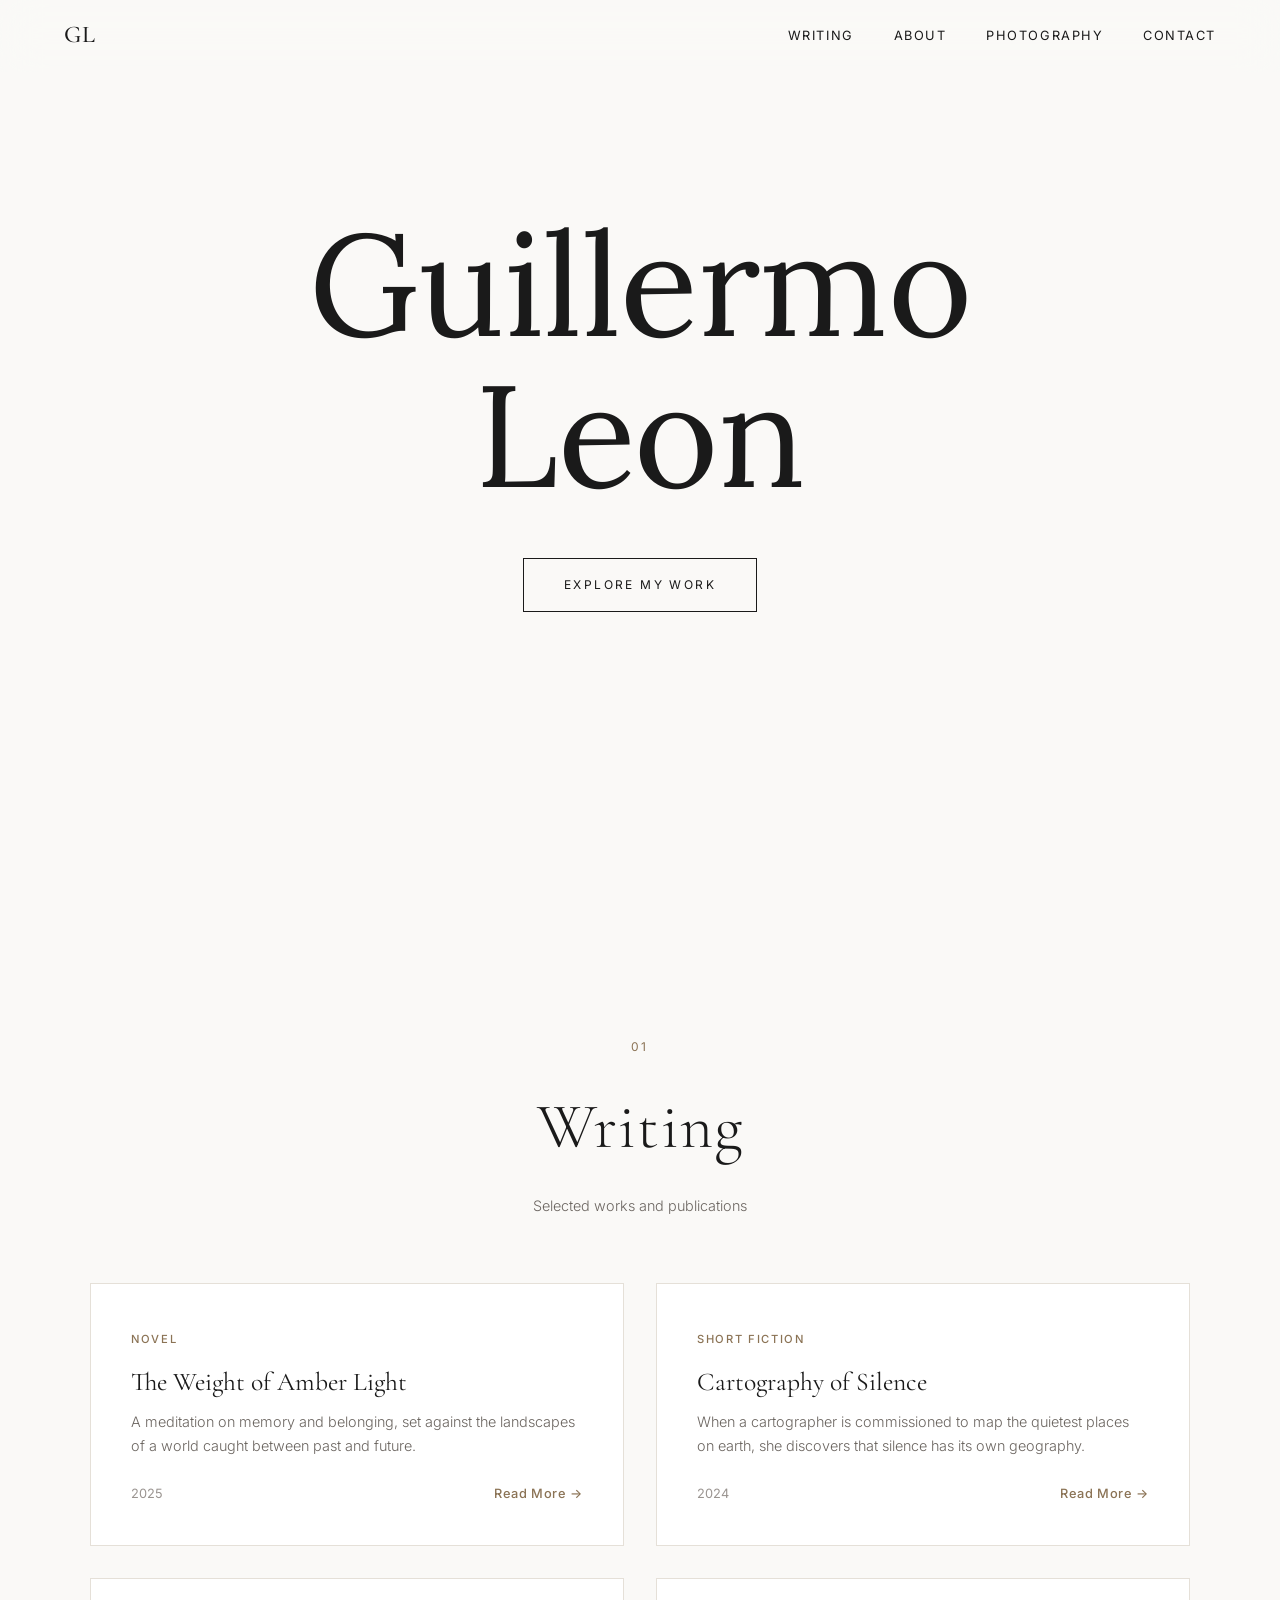
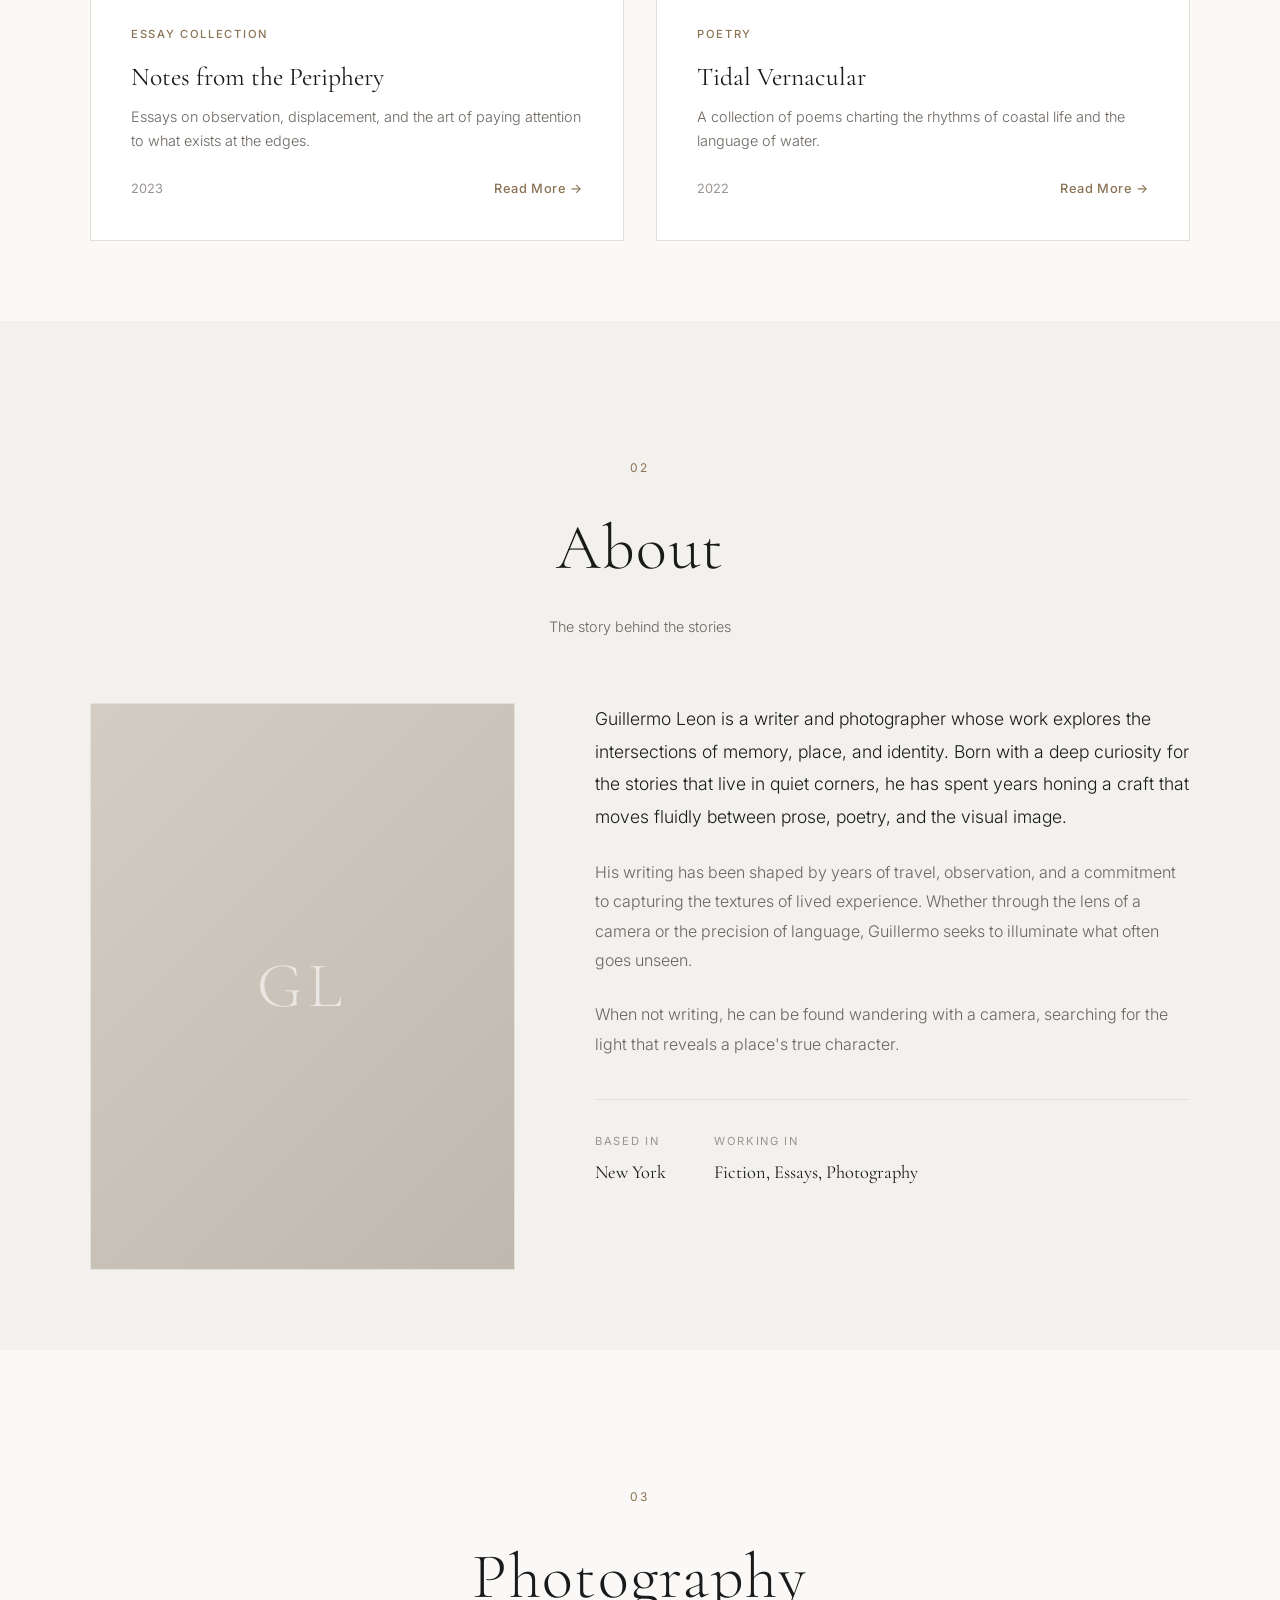
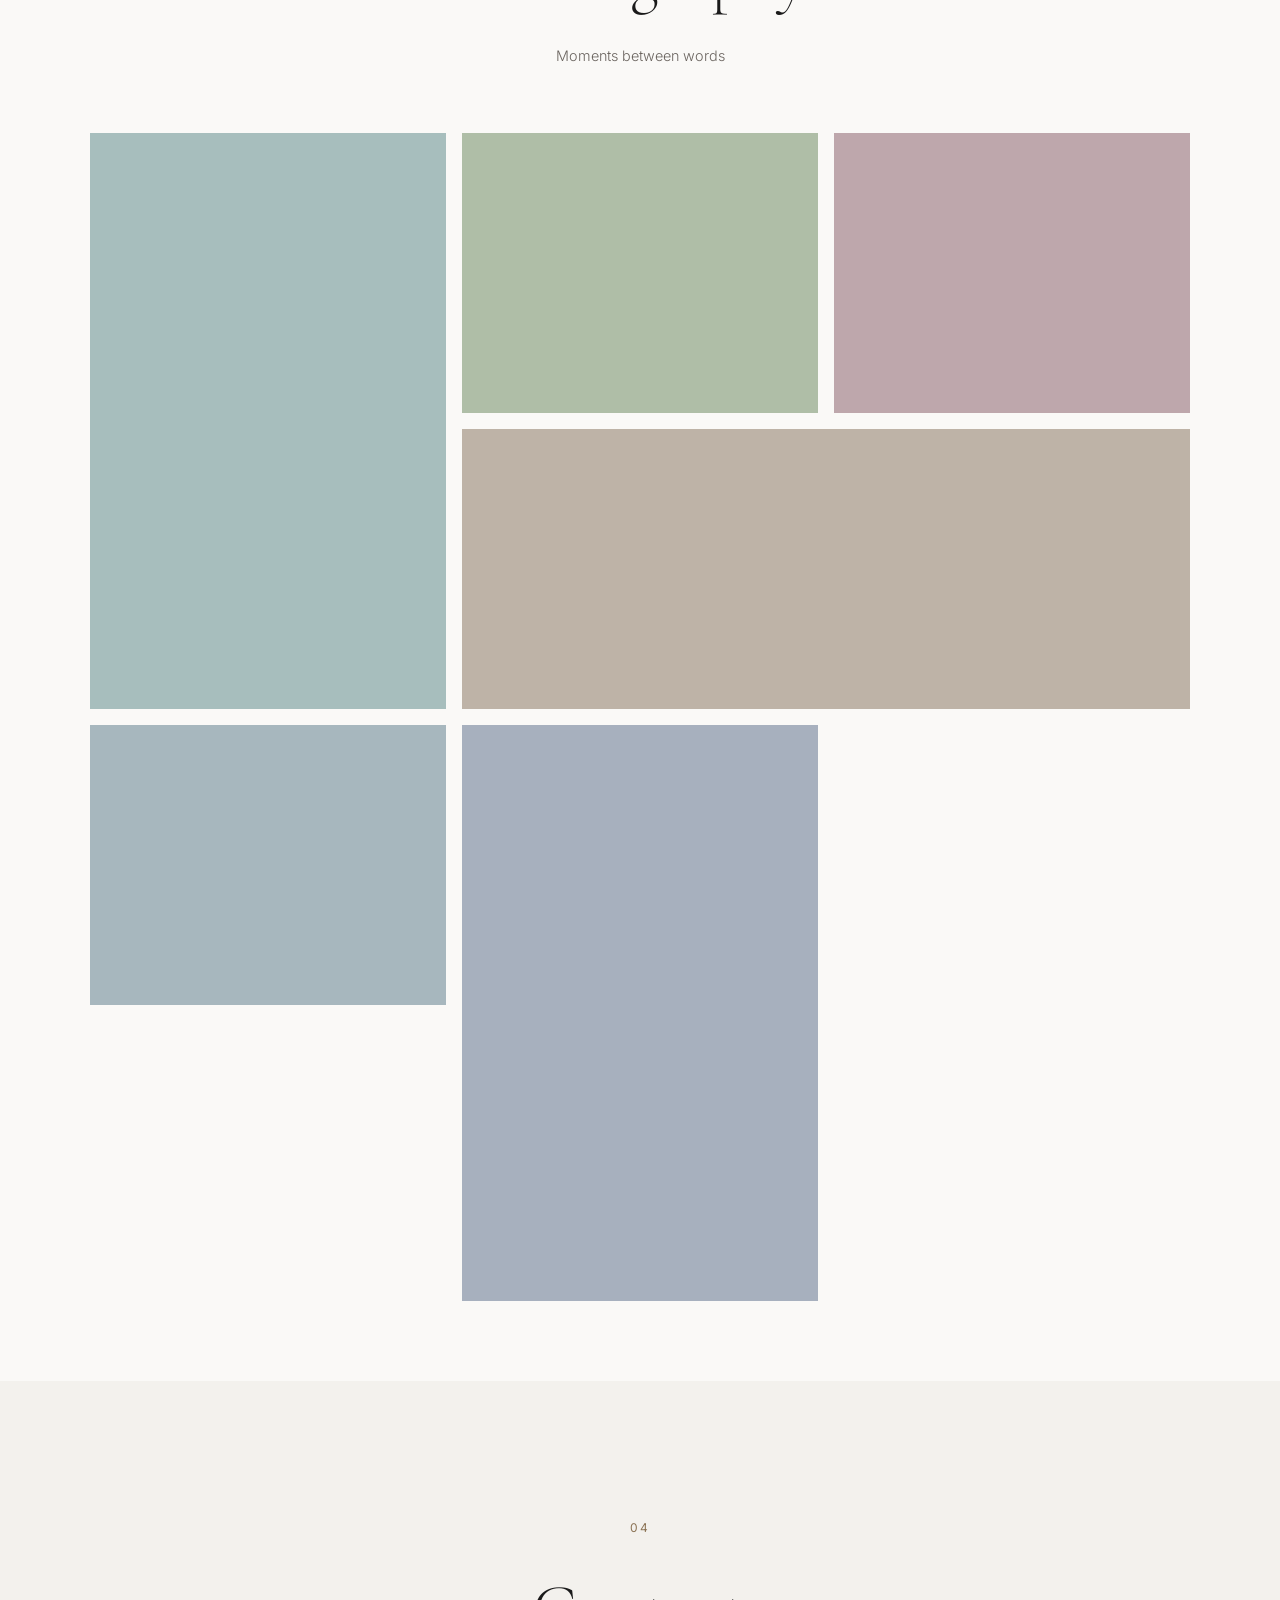
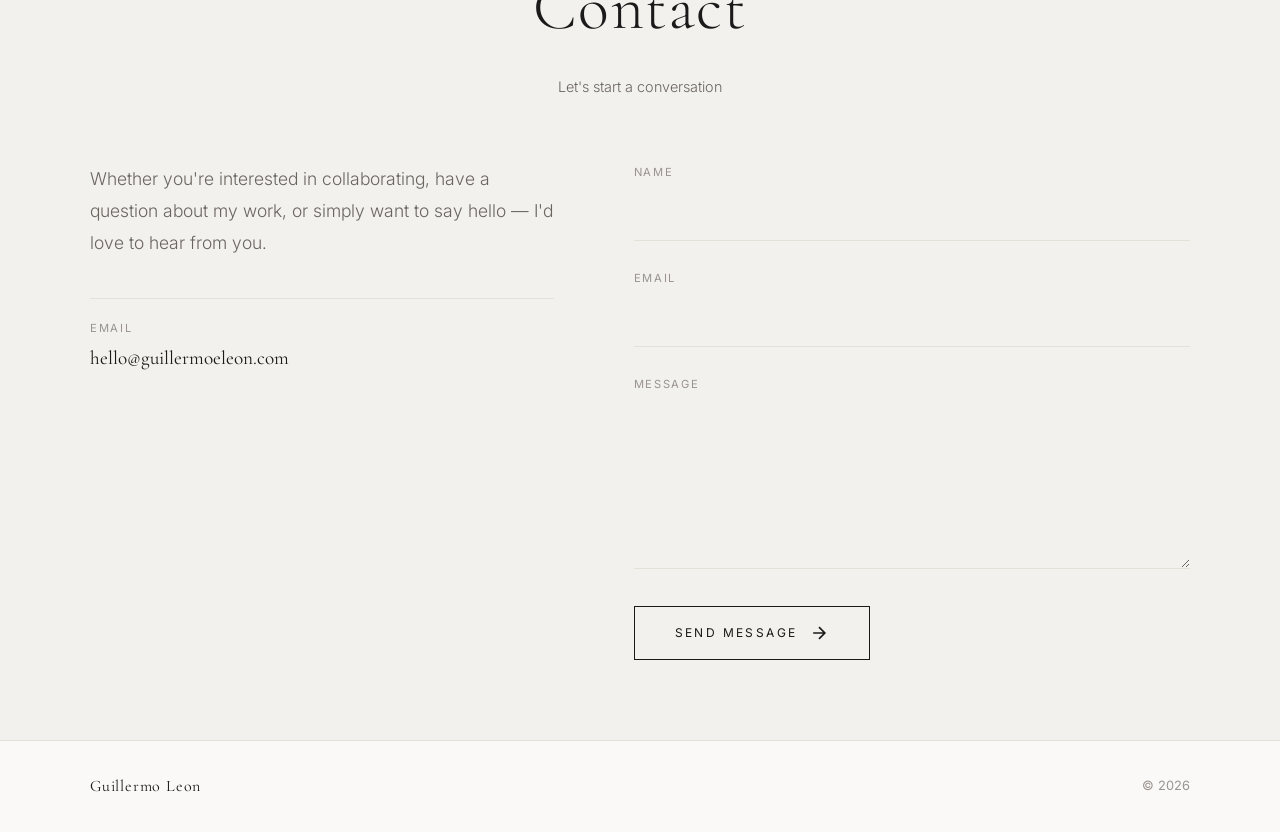
<file: index.html>
<!DOCTYPE html>
<html lang="en">
<head>
  <meta charset="UTF-8">
  <meta name="viewport" content="width=device-width, initial-scale=1.0">
  <title>Guillermo Leon</title>
  <link rel="stylesheet" href="styles.css">
  <link rel="preconnect" href="https://fonts.googleapis.com">
  <link rel="preconnect" href="https://fonts.gstatic.com" crossorigin>
  <link href="https://fonts.googleapis.com/css2?family=Cormorant+Garamond:ital,wght@0,300;0,400;0,500;0,600;1,300;1,400&family=Inter:wght@300;400;500&family=Lora:wght@300;400;500;600&family=Nunito:wght@300;400;500;600&display=swap" rel="stylesheet">
</head>
<body>

  <!-- Navigation -->
  <nav class="nav" id="nav">
    <a href="#home" class="nav-logo" data-section="home">GL</a>
    <div class="nav-links">
      <a href="#writing" class="nav-link" data-section="writing">Writing</a>
      <a href="#about" class="nav-link" data-section="about">About</a>
      <a href="#photography" class="nav-link" data-section="photography">Photography</a>
      <a href="#contact" class="nav-link" data-section="contact">Contact</a>
    </div>
    <button class="nav-toggle" id="nav-toggle" aria-label="Toggle menu">
      <span></span>
      <span></span>
    </button>
  </nav>

  <!-- Mobile Menu Overlay -->
  <div class="mobile-menu" id="mobile-menu">
    <a href="#writing" class="mobile-link" data-section="writing">Writing</a>
    <a href="#about" class="mobile-link" data-section="about">About</a>
    <a href="#photography" class="mobile-link" data-section="photography">Photography</a>
    <a href="#contact" class="mobile-link" data-section="contact">Contact</a>
  </div>

  <!-- Page Transition Overlay -->
  <div class="page-transition" id="page-transition"></div>

  <main>

    <!-- Hero / Landing -->
    <section class="section section--hero active" id="home">
      <div class="hero">
        <div class="hero-content">
          <h1 class="hero-name fade-element">
            <span class="hero-name-line">Guillermo</span>
            <span class="hero-name-line">Leon</span>
          </h1>
          <a href="#writing" class="hero-cta fade-element" data-section="writing">Explore My Work</a>
        </div>
      </div>
    </section>

    <!-- Writing -->
    <section class="section section--writing" id="writing">
      <div class="section-container">
        <header class="section-header">
          <span class="section-label fade-element">01</span>
          <h2 class="section-title fade-element">Writing</h2>
          <p class="section-subtitle fade-element">Selected works and publications</p>
        </header>

        <div class="writing-grid" id="writing-grid">
          <!-- Loaded dynamically from content/writing.json -->
        </div>
      </div>
    </section>

    <!-- About -->
    <section class="section section--about" id="about">
      <div class="section-container">
        <header class="section-header">
          <span class="section-label fade-element">02</span>
          <h2 class="section-title fade-element">About</h2>
          <p class="section-subtitle fade-element">The story behind the stories</p>
        </header>

        <div class="about-layout" id="about-layout">
          <!-- Loaded dynamically from content/about.json -->
        </div>
      </div>
    </section>

    <!-- Photography -->
    <section class="section section--photography" id="photography">
      <div class="section-container">
        <header class="section-header">
          <span class="section-label fade-element">03</span>
          <h2 class="section-title fade-element">Photography</h2>
          <p class="section-subtitle fade-element">Moments between words</p>
        </header>

        <div class="photo-grid" id="photo-grid">
          <!-- Loaded dynamically from content/photos.json -->
        </div>
      </div>
    </section>

    <!-- Contact -->
    <section class="section section--contact" id="contact">
      <div class="section-container">
        <header class="section-header">
          <span class="section-label fade-element">04</span>
          <h2 class="section-title fade-element">Contact</h2>
          <p class="section-subtitle fade-element">Let's start a conversation</p>
        </header>

        <div class="contact-layout">
          <div class="contact-info fade-element">
            <p class="contact-text">
              Whether you're interested in collaborating, have a question about my work, or simply want to say hello — I'd love to hear from you.
            </p>
            <div class="contact-channels">
              <a href="mailto:hello@guillermoeleon.com" class="contact-channel">
                <span class="contact-channel-label">Email</span>
                <span class="contact-channel-value">hello@guillermoeleon.com</span>
              </a>
            </div>
          </div>

          <form class="contact-form fade-element" id="contact-form">
            <div class="form-group">
              <label for="name" class="form-label">Name</label>
              <input type="text" id="name" name="name" class="form-input" required autocomplete="name">
            </div>
            <div class="form-group">
              <label for="email" class="form-label">Email</label>
              <input type="email" id="email" name="email" class="form-input" required autocomplete="email">
            </div>
            <div class="form-group">
              <label for="message" class="form-label">Message</label>
              <textarea id="message" name="message" class="form-input form-textarea" rows="5" required></textarea>
            </div>
            <button type="submit" class="form-submit">
              <span>Send Message</span>
              <svg width="20" height="20" viewBox="0 0 24 24" fill="none" stroke="currentColor" stroke-width="2">
                <path d="M5 12h14M12 5l7 7-7 7"/>
              </svg>
            </button>
          </form>
        </div>
      </div>
    </section>

  </main>

  <!-- Footer -->
  <footer class="footer">
    <div class="footer-inner">
      <span class="footer-name">Guillermo Leon</span>
      <span class="footer-year">&copy; 2026</span>
    </div>
  </footer>

  <script src="script.js"></script>
</body>
</html>
</file>
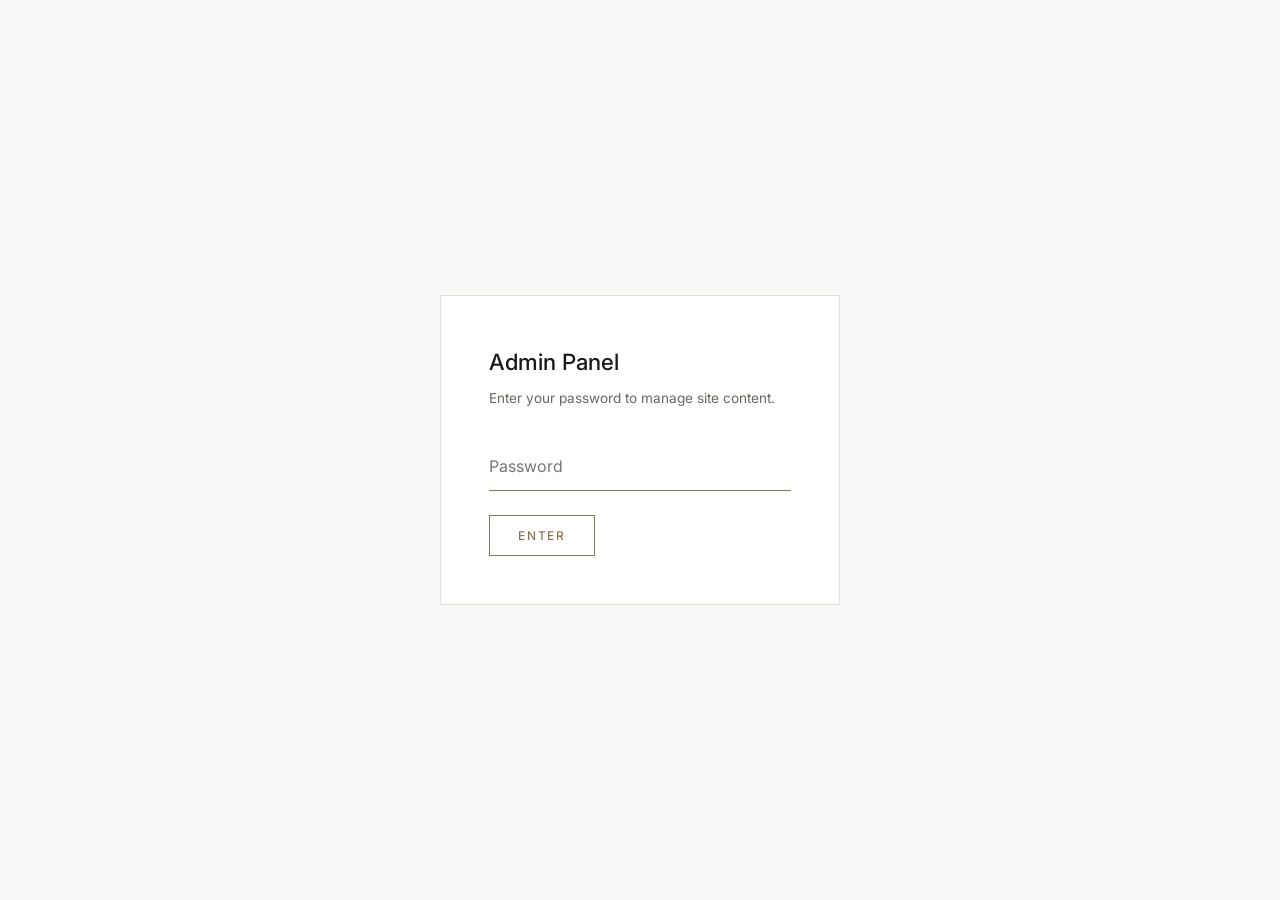
<file: admin.html>
<!DOCTYPE html>
<html lang="en">
<head>
  <meta charset="UTF-8">
  <meta name="viewport" content="width=device-width, initial-scale=1.0">
  <title>Admin — Guillermo Leon</title>
  <link rel="preconnect" href="https://fonts.googleapis.com">
  <link rel="preconnect" href="https://fonts.gstatic.com" crossorigin>
  <link href="https://fonts.googleapis.com/css2?family=Inter:wght@300;400;500;600&display=swap" rel="stylesheet">
  <style>
    *, *::before, *::after { margin: 0; padding: 0; box-sizing: border-box; }

    :root {
      --bg: #faf9f7;
      --bg-alt: #f3f1ed;
      --text: #1a1a1a;
      --text-muted: #6b6560;
      --accent: #8b7355;
      --border: #e5e0d8;
      --card: #ffffff;
      --danger: #c0392b;
      --success: #27ae60;
    }

    body {
      font-family: 'Inter', -apple-system, sans-serif;
      background: var(--bg);
      color: var(--text);
      line-height: 1.6;
    }

    /* --- Login Screen --- */
    .login-screen {
      min-height: 100vh;
      display: flex;
      align-items: center;
      justify-content: center;
    }

    .login-box {
      background: var(--card);
      border: 1px solid var(--border);
      padding: 48px;
      max-width: 400px;
      width: 100%;
    }

    .login-box h1 {
      font-size: 1.4rem;
      font-weight: 500;
      margin-bottom: 8px;
    }

    .login-box p {
      font-size: 0.85rem;
      color: var(--text-muted);
      margin-bottom: 32px;
    }

    .login-box input {
      width: 100%;
      padding: 14px 0;
      border: none;
      border-bottom: 1px solid var(--border);
      background: transparent;
      font-family: inherit;
      font-size: 1rem;
      outline: none;
      margin-bottom: 24px;
    }

    .login-box input:focus {
      border-bottom-color: var(--accent);
    }

    .login-error {
      color: var(--danger);
      font-size: 0.8rem;
      margin-bottom: 16px;
      display: none;
    }

    /* --- Admin Panel (hidden until login) --- */
    .admin-panel { display: none; }

    .admin-header {
      padding: 20px clamp(24px, 5vw, 64px);
      border-bottom: 1px solid var(--border);
      display: flex;
      justify-content: space-between;
      align-items: center;
      background: var(--card);
      position: sticky;
      top: 0;
      z-index: 10;
    }

    .admin-header h1 {
      font-size: 1rem;
      font-weight: 500;
      letter-spacing: 0.05em;
    }

    .admin-body {
      max-width: 900px;
      margin: 0 auto;
      padding: 40px clamp(24px, 5vw, 64px);
    }

    /* --- Tabs --- */
    .tabs {
      display: flex;
      gap: 0;
      border-bottom: 1px solid var(--border);
      margin-bottom: 40px;
    }

    .tab {
      padding: 12px 24px;
      font-size: 0.8rem;
      font-weight: 500;
      letter-spacing: 0.1em;
      text-transform: uppercase;
      background: none;
      border: none;
      cursor: pointer;
      color: var(--text-muted);
      border-bottom: 2px solid transparent;
      margin-bottom: -1px;
      transition: color 0.2s, border-color 0.2s;
    }

    .tab:hover { color: var(--text); }
    .tab.active { color: var(--accent); border-bottom-color: var(--accent); }

    .tab-content { display: none; }
    .tab-content.active { display: block; }

    /* --- Shared Form Styles --- */
    .field {
      margin-bottom: 24px;
    }

    .field label {
      display: block;
      font-size: 0.7rem;
      font-weight: 500;
      letter-spacing: 0.15em;
      text-transform: uppercase;
      color: var(--text-muted);
      margin-bottom: 8px;
    }

    .field input,
    .field textarea,
    .field select {
      width: 100%;
      padding: 12px 16px;
      border: 1px solid var(--border);
      background: var(--card);
      font-family: inherit;
      font-size: 0.95rem;
      color: var(--text);
      outline: none;
      transition: border-color 0.2s;
    }

    .field input:focus,
    .field textarea:focus,
    .field select:focus {
      border-color: var(--accent);
    }

    .field textarea {
      resize: vertical;
      min-height: 100px;
      line-height: 1.7;
    }

    /* --- Buttons --- */
    .btn {
      display: inline-flex;
      align-items: center;
      gap: 8px;
      padding: 12px 28px;
      font-family: inherit;
      font-size: 0.75rem;
      font-weight: 500;
      letter-spacing: 0.15em;
      text-transform: uppercase;
      border: 1px solid var(--text);
      background: transparent;
      color: var(--text);
      cursor: pointer;
      transition: background 0.3s, color 0.3s;
    }

    .btn:hover {
      background: var(--text);
      color: var(--bg);
    }

    .btn--accent {
      border-color: var(--accent);
      color: var(--accent);
    }

    .btn--accent:hover {
      background: var(--accent);
      color: white;
    }

    .btn--danger {
      border-color: var(--danger);
      color: var(--danger);
    }

    .btn--danger:hover {
      background: var(--danger);
      color: white;
    }

    .btn--small {
      padding: 8px 16px;
      font-size: 0.7rem;
    }

    .btn-row {
      display: flex;
      gap: 12px;
      margin-top: 32px;
    }

    /* --- Cards (editable items) --- */
    .edit-card {
      background: var(--card);
      border: 1px solid var(--border);
      padding: 32px;
      margin-bottom: 20px;
    }

    .edit-card-header {
      display: flex;
      justify-content: space-between;
      align-items: center;
      margin-bottom: 20px;
    }

    .edit-card-header h3 {
      font-size: 0.9rem;
      font-weight: 500;
    }

    /* --- Photo Upload --- */
    .photo-upload-area {
      border: 2px dashed var(--border);
      padding: 32px;
      text-align: center;
      cursor: pointer;
      transition: border-color 0.2s, background 0.2s;
      margin-bottom: 12px;
    }

    .photo-upload-area:hover {
      border-color: var(--accent);
      background: var(--bg-alt);
    }

    .photo-upload-area p {
      font-size: 0.85rem;
      color: var(--text-muted);
    }

    .photo-upload-area small {
      font-size: 0.75rem;
      color: var(--text-muted);
      display: block;
      margin-top: 8px;
    }

    .photo-preview {
      width: 100%;
      max-height: 200px;
      object-fit: cover;
      margin-bottom: 12px;
      display: none;
    }

    /* --- Toast notification --- */
    .toast {
      position: fixed;
      bottom: 32px;
      right: 32px;
      padding: 16px 28px;
      background: var(--text);
      color: var(--bg);
      font-size: 0.85rem;
      font-weight: 400;
      transform: translateY(100px);
      opacity: 0;
      transition: transform 0.4s cubic-bezier(0.16, 1, 0.3, 1), opacity 0.4s ease;
      z-index: 100;
    }

    .toast.visible {
      transform: translateY(0);
      opacity: 1;
    }

    /* --- Instructions --- */
    .instructions {
      background: var(--bg-alt);
      border: 1px solid var(--border);
      padding: 24px;
      margin-bottom: 32px;
      font-size: 0.85rem;
      color: var(--text-muted);
      line-height: 1.8;
    }

    .instructions strong {
      color: var(--text);
    }

    /* Responsive */
    @media (max-width: 600px) {
      .login-box { padding: 32px 24px; }
      .edit-card { padding: 20px; }
      .tabs { overflow-x: auto; }
      .tab { padding: 12px 16px; white-space: nowrap; }
    }
  </style>
</head>
<body>

  <!-- Login Screen -->
  <div class="login-screen" id="login-screen">
    <div class="login-box">
      <h1>Admin Panel</h1>
      <p>Enter your password to manage site content.</p>
      <p class="login-error" id="login-error">Incorrect password. Please try again.</p>
      <input type="password" id="login-password" placeholder="Password" autofocus>
      <button class="btn btn--accent" onclick="attemptLogin()">Enter</button>
    </div>
  </div>

  <!-- Admin Panel -->
  <div class="admin-panel" id="admin-panel">
    <div class="admin-header">
      <h1>Site Admin</h1>
      <div style="display: flex; gap: 12px; align-items: center;">
        <a href="index.html" class="btn btn--small">View Site</a>
        <button class="btn btn--small" onclick="logout()">Log Out</button>
      </div>
    </div>

    <div class="admin-body">
      <div class="tabs">
        <button class="tab active" onclick="switchTab('writing')">Writing</button>
        <button class="tab" onclick="switchTab('about')">About</button>
        <button class="tab" onclick="switchTab('photos')">Photography</button>
      </div>

      <!-- Writing Tab -->
      <div class="tab-content active" id="tab-writing">
        <div class="instructions">
          <strong>Writing Section</strong> — Add, edit, or remove writing entries.
          Changes are saved to <code>content/writing.json</code>.
          If hosting on GitHub Pages, download the updated file and commit it to your repo.
        </div>
        <div id="writing-entries"></div>
        <div class="btn-row">
          <button class="btn btn--accent" onclick="addWritingEntry()">+ Add Entry</button>
          <button class="btn" onclick="saveWriting()">Save Changes</button>
          <button class="btn btn--small" onclick="downloadFile('writing')">Download JSON</button>
        </div>
      </div>

      <!-- About Tab -->
      <div class="tab-content" id="tab-about">
        <div class="instructions">
          <strong>About Section</strong> — Edit your bio paragraphs, details, and profile photo.
          Changes are saved to <code>content/about.json</code>.
        </div>
        <div id="about-fields"></div>
        <div class="btn-row">
          <button class="btn" onclick="saveAbout()">Save Changes</button>
          <button class="btn btn--small" onclick="downloadFile('about')">Download JSON</button>
        </div>
      </div>

      <!-- Photos Tab -->
      <div class="tab-content" id="tab-photos">
        <div class="instructions">
          <strong>Photography Section</strong> — Manage your photo gallery.<br>
          <strong>To add photos:</strong> Place image files in the <code>images/</code> folder,
          then enter the filename here (e.g. <code>images/my-photo.jpg</code>).<br>
          Supported layouts: <strong>default</strong>, <strong>tall</strong> (spans 2 rows), <strong>wide</strong> (spans 2 columns).
        </div>
        <div id="photo-entries"></div>
        <div class="btn-row">
          <button class="btn btn--accent" onclick="addPhotoEntry()">+ Add Photo</button>
          <button class="btn" onclick="savePhotos()">Save Changes</button>
          <button class="btn btn--small" onclick="downloadFile('photos')">Download JSON</button>
        </div>
      </div>
    </div>
  </div>

  <div class="toast" id="toast"></div>

  <script>
    /* ================================================
       Admin Panel — Password-Protected Content Editor
       ================================================ */

    // --- Password Setup ---
    // To set your password, run this in the browser console:
    //   setAdminPassword('your-password')
    // The password hash is stored in localStorage.
    // Default password on first use: "admin" (change it immediately!)

    var contentData = { writing: [], about: {}, photos: [] };

    // --- Password Hashing (SHA-256) ---
    async function hashPassword(password) {
      var encoder = new TextEncoder();
      var data = encoder.encode(password);
      var hashBuffer = await crypto.subtle.digest('SHA-256', data);
      var hashArray = Array.from(new Uint8Array(hashBuffer));
      return hashArray.map(function (b) { return b.toString(16).padStart(2, '0'); }).join('');
    }

    // Set or update the admin password
    window.setAdminPassword = async function (newPassword) {
      if (!newPassword || newPassword.length < 6) {
        console.error('Password must be at least 6 characters.');
        return;
      }
      var hash = await hashPassword(newPassword);
      localStorage.setItem('gl_admin_hash', hash);
      console.log('Admin password updated successfully.');
    };

    async function attemptLogin() {
      var input = document.getElementById('login-password');
      var errorEl = document.getElementById('login-error');
      var password = input.value;

      if (!password) return;

      var hash = await hashPassword(password);
      var storedHash = localStorage.getItem('gl_admin_hash');

      // Default password "admin" if no password has been set
      if (!storedHash) {
        var defaultHash = await hashPassword('admin');
        localStorage.setItem('gl_admin_hash', defaultHash);
        storedHash = defaultHash;
      }

      if (hash === storedHash) {
        sessionStorage.setItem('gl_admin_auth', 'true');
        document.getElementById('login-screen').style.display = 'none';
        document.getElementById('admin-panel').style.display = 'block';
        loadAllContent();
      } else {
        errorEl.style.display = 'block';
        input.value = '';
        input.focus();
      }
    }

    // Allow Enter key to submit login
    document.getElementById('login-password').addEventListener('keydown', function (e) {
      if (e.key === 'Enter') attemptLogin();
    });

    // Check if already authenticated this session
    if (sessionStorage.getItem('gl_admin_auth') === 'true') {
      document.getElementById('login-screen').style.display = 'none';
      document.getElementById('admin-panel').style.display = 'block';
      loadAllContent();
    }

    function logout() {
      sessionStorage.removeItem('gl_admin_auth');
      location.reload();
    }

    // --- Tab Switching ---
    function switchTab(name) {
      document.querySelectorAll('.tab').forEach(function (t) { t.classList.remove('active'); });
      document.querySelectorAll('.tab-content').forEach(function (t) { t.classList.remove('active'); });
      document.getElementById('tab-' + name).classList.add('active');
      // Activate the matching button
      document.querySelectorAll('.tab').forEach(function (t) {
        if (t.textContent.toLowerCase().replace(/\s/g, '') === name.replace(/\s/g, '')) t.classList.add('active');
      });
    }

    // --- Content Loading ---
    function loadAllContent() {
      fetch('content/writing.json').then(function (r) { return r.json(); }).then(function (data) {
        contentData.writing = data;
        renderWritingEntries();
      });
      fetch('content/about.json').then(function (r) { return r.json(); }).then(function (data) {
        contentData.about = data;
        renderAboutFields();
      });
      fetch('content/photos.json').then(function (r) { return r.json(); }).then(function (data) {
        contentData.photos = data;
        renderPhotoEntries();
      });
    }

    // --- Writing ---
    function renderWritingEntries() {
      var container = document.getElementById('writing-entries');
      container.innerHTML = contentData.writing.map(function (item, i) {
        return '<div class="edit-card">' +
          '<div class="edit-card-header">' +
            '<h3>Entry ' + (i + 1) + '</h3>' +
            '<button class="btn btn--danger btn--small" onclick="removeWritingEntry(' + i + ')">Remove</button>' +
          '</div>' +
          '<div class="field"><label>Category</label>' +
            '<input value="' + escAttr(item.category) + '" onchange="contentData.writing[' + i + '].category=this.value"></div>' +
          '<div class="field"><label>Title</label>' +
            '<input value="' + escAttr(item.title) + '" onchange="contentData.writing[' + i + '].title=this.value"></div>' +
          '<div class="field"><label>Excerpt</label>' +
            '<textarea onchange="contentData.writing[' + i + '].excerpt=this.value">' + escHtml(item.excerpt) + '</textarea></div>' +
          '<div class="field"><label>Year</label>' +
            '<input value="' + escAttr(item.year) + '" onchange="contentData.writing[' + i + '].year=this.value"></div>' +
          '<div class="field"><label>Link (optional URL)</label>' +
            '<input value="' + escAttr(item.link || '') + '" onchange="contentData.writing[' + i + '].link=this.value" placeholder="https://..."></div>' +
        '</div>';
      }).join('');
    }

    function addWritingEntry() {
      var newId = contentData.writing.length > 0
        ? Math.max.apply(null, contentData.writing.map(function (w) { return w.id; })) + 1
        : 1;
      contentData.writing.push({
        id: newId, category: '', title: '', excerpt: '', year: new Date().getFullYear().toString(), link: ''
      });
      renderWritingEntries();
    }

    function removeWritingEntry(index) {
      if (confirm('Remove this writing entry?')) {
        contentData.writing.splice(index, 1);
        renderWritingEntries();
      }
    }

    function saveWriting() {
      saveJsonFile('content/writing.json', contentData.writing);
    }

    // --- About ---
    function renderAboutFields() {
      var data = contentData.about;
      var container = document.getElementById('about-fields');

      var paragraphsHtml = (data.paragraphs || []).map(function (p, i) {
        return '<div class="field"><label>Paragraph ' + (i + 1) +
          ' <button class="btn btn--danger btn--small" style="margin-left:8px;padding:4px 10px;" onclick="removeAboutParagraph(' + i + ')">Remove</button></label>' +
          '<textarea onchange="contentData.about.paragraphs[' + i + ']=this.value">' + escHtml(p) + '</textarea></div>';
      }).join('');

      var detailsHtml = (data.details || []).map(function (d, i) {
        return '<div style="display:flex;gap:12px;margin-bottom:12px;">' +
          '<div class="field" style="flex:1;margin-bottom:0"><label>Label</label>' +
            '<input value="' + escAttr(d.label) + '" onchange="contentData.about.details[' + i + '].label=this.value"></div>' +
          '<div class="field" style="flex:2;margin-bottom:0"><label>Value</label>' +
            '<input value="' + escAttr(d.value) + '" onchange="contentData.about.details[' + i + '].value=this.value"></div>' +
          '<button class="btn btn--danger btn--small" style="align-self:flex-end;margin-bottom:0;" onclick="removeAboutDetail(' + i + ')">X</button>' +
        '</div>';
      }).join('');

      container.innerHTML =
        '<div class="edit-card">' +
          '<h3 style="margin-bottom:20px">Profile Image</h3>' +
          '<div class="field"><label>Image Path (e.g. images/profile.jpg)</label>' +
            '<input value="' + escAttr(data.image || '') + '" onchange="contentData.about.image=this.value" placeholder="images/profile.jpg"></div>' +
        '</div>' +
        '<div class="edit-card">' +
          '<div class="edit-card-header"><h3>Bio Paragraphs</h3>' +
            '<button class="btn btn--accent btn--small" onclick="addAboutParagraph()">+ Add</button></div>' +
          paragraphsHtml +
        '</div>' +
        '<div class="edit-card">' +
          '<div class="edit-card-header"><h3>Details</h3>' +
            '<button class="btn btn--accent btn--small" onclick="addAboutDetail()">+ Add</button></div>' +
          detailsHtml +
        '</div>';
    }

    function addAboutParagraph() {
      contentData.about.paragraphs.push('');
      renderAboutFields();
    }

    function removeAboutParagraph(i) {
      contentData.about.paragraphs.splice(i, 1);
      renderAboutFields();
    }

    function addAboutDetail() {
      contentData.about.details.push({ label: '', value: '' });
      renderAboutFields();
    }

    function removeAboutDetail(i) {
      contentData.about.details.splice(i, 1);
      renderAboutFields();
    }

    function saveAbout() {
      saveJsonFile('content/about.json', contentData.about);
    }

    // --- Photos ---
    function renderPhotoEntries() {
      var container = document.getElementById('photo-entries');
      container.innerHTML = contentData.photos.map(function (photo, i) {
        var previewHtml = photo.src
          ? '<img src="' + escAttr(photo.src) + '" style="width:100%;max-height:150px;object-fit:cover;margin-bottom:12px;">'
          : '';
        return '<div class="edit-card">' +
          '<div class="edit-card-header">' +
            '<h3>Photo ' + (i + 1) + '</h3>' +
            '<button class="btn btn--danger btn--small" onclick="removePhotoEntry(' + i + ')">Remove</button>' +
          '</div>' +
          previewHtml +
          '<div class="field"><label>Image Path</label>' +
            '<input value="' + escAttr(photo.src || '') + '" onchange="contentData.photos[' + i + '].src=this.value;renderPhotoEntries()" placeholder="images/photo.jpg"></div>' +
          '<div class="field"><label>Title</label>' +
            '<input value="' + escAttr(photo.title) + '" onchange="contentData.photos[' + i + '].title=this.value"></div>' +
          '<div class="field"><label>Series</label>' +
            '<input value="' + escAttr(photo.series) + '" onchange="contentData.photos[' + i + '].series=this.value"></div>' +
          '<div class="field"><label>Layout</label>' +
            '<select onchange="contentData.photos[' + i + '].layout=this.value">' +
              '<option value="default"' + (photo.layout === 'default' ? ' selected' : '') + '>Default</option>' +
              '<option value="tall"' + (photo.layout === 'tall' ? ' selected' : '') + '>Tall (spans 2 rows)</option>' +
              '<option value="wide"' + (photo.layout === 'wide' ? ' selected' : '') + '>Wide (spans 2 columns)</option>' +
            '</select></div>' +
        '</div>';
      }).join('');
    }

    function addPhotoEntry() {
      var newId = contentData.photos.length > 0
        ? Math.max.apply(null, contentData.photos.map(function (p) { return p.id; })) + 1
        : 1;
      contentData.photos.push({
        id: newId, title: '', series: '', src: '', layout: 'default'
      });
      renderPhotoEntries();
    }

    function removePhotoEntry(index) {
      if (confirm('Remove this photo?')) {
        contentData.photos.splice(index, 1);
        renderPhotoEntries();
      }
    }

    function savePhotos() {
      saveJsonFile('content/photos.json', contentData.photos);
    }

    // --- Save / Download ---
    async function saveJsonFile(path, data) {
      var json = JSON.stringify(data, null, 2) + '\n';

      // Try File System Access API (works when running locally in Chrome)
      if ('showSaveFilePicker' in window) {
        try {
          var filename = path.split('/').pop();
          var handle = await window.showSaveFilePicker({
            suggestedName: filename,
            types: [{ description: 'JSON', accept: { 'application/json': ['.json'] } }]
          });
          var writable = await handle.createWritable();
          await writable.write(json);
          await writable.close();
          showToast('Saved ' + filename + ' successfully.');
          return;
        } catch (e) {
          if (e.name === 'AbortError') return; // User cancelled
        }
      }

      // Fallback: download the file
      downloadJson(path.split('/').pop(), data);
      showToast('Downloaded file. Replace it in your content/ folder.');
    }

    function downloadFile(section) {
      var filename = section + '.json';
      downloadJson(filename, contentData[section]);
    }

    function downloadJson(filename, data) {
      var json = JSON.stringify(data, null, 2) + '\n';
      var blob = new Blob([json], { type: 'application/json' });
      var url = URL.createObjectURL(blob);
      var a = document.createElement('a');
      a.href = url;
      a.download = filename;
      a.click();
      URL.revokeObjectURL(url);
    }

    // --- Toast ---
    function showToast(message) {
      var toast = document.getElementById('toast');
      toast.textContent = message;
      toast.classList.add('visible');
      setTimeout(function () { toast.classList.remove('visible'); }, 3000);
    }

    // --- Utility ---
    function escHtml(str) {
      var div = document.createElement('div');
      div.textContent = str || '';
      return div.innerHTML;
    }

    function escAttr(str) {
      return (str || '').replace(/&/g, '&amp;').replace(/"/g, '&quot;').replace(/</g, '&lt;').replace(/>/g, '&gt;');
    }
  </script>
</body>
</html>
</file>
<file: styles.css>
/* ============================================
   Guillermo Leon — Author Website
   Minimal, Elevated Design
   ============================================ */

/* --- Reset & Base --- */
*, *::before, *::after {
  margin: 0;
  padding: 0;
  box-sizing: border-box;
}

:root {
  --color-bg: #faf9f7;
  --color-bg-alt: #f3f1ed;
  --color-text: #1a1a1a;
  --color-text-muted: #6b6560;
  --color-text-light: #9a9490;
  --color-accent: #8b7355;
  --color-accent-hover: #6d5a43;
  --color-border: #e5e0d8;
  --color-card-bg: #ffffff;

  --font-serif: 'Cormorant Garamond', 'Georgia', serif;
  --font-sans: 'Inter', -apple-system, 'Helvetica Neue', sans-serif;

  --ease-out-expo: cubic-bezier(0.16, 1, 0.3, 1);
  --ease-out-quart: cubic-bezier(0.25, 1, 0.5, 1);
  --ease-in-out: cubic-bezier(0.65, 0, 0.35, 1);

  --nav-height: 72px;
}

html {
  scroll-behavior: smooth;
  font-size: 16px;
  -webkit-font-smoothing: antialiased;
  -moz-osx-font-smoothing: grayscale;
}

body {
  font-family: var(--font-sans);
  background-color: var(--color-bg);
  color: var(--color-text);
  line-height: 1.7;
  overflow-x: hidden;
}

a {
  color: inherit;
  text-decoration: none;
}

img {
  max-width: 100%;
  display: block;
}

/* --- Navigation --- */
.nav {
  position: fixed;
  top: 0;
  left: 0;
  right: 0;
  z-index: 100;
  height: var(--nav-height);
  display: flex;
  align-items: center;
  justify-content: space-between;
  padding: 0 clamp(24px, 5vw, 64px);
  background: rgba(250, 249, 247, 0.85);
  backdrop-filter: blur(20px);
  -webkit-backdrop-filter: blur(20px);
  border-bottom: 1px solid transparent;
  transition: border-color 0.4s ease, background 0.4s ease;
}

.nav.scrolled {
  border-bottom-color: var(--color-border);
}

.nav-logo {
  font-family: var(--font-serif);
  font-size: 1.5rem;
  font-weight: 500;
  letter-spacing: 0.05em;
  transition: opacity 0.3s ease;
}

.nav-logo:hover {
  opacity: 0.6;
}

.nav-links {
  display: flex;
  gap: 40px;
}

.nav-link {
  font-size: 0.8rem;
  font-weight: 400;
  letter-spacing: 0.12em;
  text-transform: uppercase;
  position: relative;
  padding: 4px 0;
  transition: color 0.3s ease;
}

.nav-link::after {
  content: '';
  position: absolute;
  bottom: 0;
  left: 0;
  width: 0;
  height: 1px;
  background: var(--color-accent);
  transition: width 0.4s var(--ease-out-expo);
}

.nav-link:hover::after,
.nav-link.active::after {
  width: 100%;
}

.nav-link:hover,
.nav-link.active {
  color: var(--color-accent);
}

/* Mobile Toggle */
.nav-toggle {
  display: none;
  flex-direction: column;
  gap: 6px;
  background: none;
  border: none;
  cursor: pointer;
  padding: 8px;
  z-index: 110;
}

.nav-toggle span {
  display: block;
  width: 24px;
  height: 1.5px;
  background: var(--color-text);
  transition: transform 0.4s var(--ease-out-expo), opacity 0.3s ease;
}

.nav-toggle.open span:first-child {
  transform: translateY(3.75px) rotate(45deg);
}

.nav-toggle.open span:last-child {
  transform: translateY(-3.75px) rotate(-45deg);
}

/* Mobile Menu */
.mobile-menu {
  position: fixed;
  inset: 0;
  z-index: 105;
  background: var(--color-bg);
  display: flex;
  flex-direction: column;
  align-items: center;
  justify-content: center;
  gap: 40px;
  opacity: 0;
  pointer-events: none;
  transition: opacity 0.5s var(--ease-out-expo);
}

.mobile-menu.open {
  opacity: 1;
  pointer-events: all;
}

.mobile-link {
  font-family: var(--font-serif);
  font-size: 2.5rem;
  font-weight: 300;
  opacity: 0;
  transform: translateY(20px);
  transition: opacity 0.5s ease, transform 0.5s var(--ease-out-expo), color 0.3s ease;
}

.mobile-menu.open .mobile-link {
  opacity: 1;
  transform: translateY(0);
}

.mobile-menu.open .mobile-link:nth-child(1) { transition-delay: 0.1s; }
.mobile-menu.open .mobile-link:nth-child(2) { transition-delay: 0.15s; }
.mobile-menu.open .mobile-link:nth-child(3) { transition-delay: 0.2s; }
.mobile-menu.open .mobile-link:nth-child(4) { transition-delay: 0.25s; }

.mobile-link:hover {
  color: var(--color-accent);
}

/* --- Page Transition Overlay --- */
.page-transition {
  position: fixed;
  inset: 0;
  z-index: 90;
  background: var(--color-text);
  transform: scaleY(0);
  transform-origin: bottom;
  pointer-events: none;
}

.page-transition.animate-in {
  animation: slideIn 0.5s var(--ease-in-out) forwards;
}

.page-transition.animate-out {
  animation: slideOut 0.5s var(--ease-in-out) forwards;
}

@keyframes slideIn {
  from { transform: scaleY(0); transform-origin: bottom; }
  to   { transform: scaleY(1); transform-origin: bottom; }
}

@keyframes slideOut {
  from { transform: scaleY(1); transform-origin: top; }
  to   { transform: scaleY(0); transform-origin: top; }
}

/* --- Sections --- */
.section {
  min-height: 100vh;
  padding: calc(var(--nav-height) + 60px) clamp(24px, 5vw, 64px) 80px;
  opacity: 1;
}

.section-container {
  max-width: 1100px;
  margin: 0 auto;
}

.section-header {
  margin-bottom: 64px;
  text-align: center;
}

.section-label {
  display: inline-block;
  font-size: 0.75rem;
  font-weight: 400;
  letter-spacing: 0.2em;
  color: var(--color-accent);
  margin-bottom: 16px;
}

.section-title {
  font-family: var(--font-serif);
  font-size: clamp(2.5rem, 5vw, 4rem);
  font-weight: 300;
  letter-spacing: 0.02em;
  margin-bottom: 12px;
}

.section-subtitle {
  font-size: 0.9rem;
  color: var(--color-text-muted);
  font-weight: 300;
}

/* --- Fade-in Animations --- */
.fade-element {
  opacity: 0;
  transform: translateY(30px);
  transition: opacity 0.8s var(--ease-out-quart), transform 0.8s var(--ease-out-quart);
}

.fade-element.visible {
  opacity: 1;
  transform: translateY(0);
}

/* Stagger children */
.fade-element:nth-child(1) { transition-delay: 0s; }
.fade-element:nth-child(2) { transition-delay: 0.08s; }
.fade-element:nth-child(3) { transition-delay: 0.16s; }
.fade-element:nth-child(4) { transition-delay: 0.24s; }
.fade-element:nth-child(5) { transition-delay: 0.32s; }
.fade-element:nth-child(6) { transition-delay: 0.4s; }

/* --- Hero --- */
.section--hero {
  display: flex;
  align-items: center;
  justify-content: center;
  padding-top: 0;
  min-height: 100vh;
}

.hero {
  text-align: center;
}

.hero-content {
  display: flex;
  flex-direction: column;
  align-items: center;
}

.hero-greeting {
  font-size: 0.8rem;
  letter-spacing: 0.25em;
  text-transform: uppercase;
  color: var(--color-text-muted);
  margin-bottom: 32px;
  font-weight: 400;
}

.hero-name {
  font-family: 'Lora', Georgia, serif;
  font-weight: 300;
  line-height: 1.05;
  letter-spacing: -0.02em;
  margin-bottom: 48px;
}

.hero-name-line {
  display: block;
  font-size: clamp(4rem, 12vw, 9rem);
}

.hero-divider {
  width: 60px;
  height: 1px;
  background: var(--color-accent);
  margin: 36px 0;
}

.hero-tagline {
  font-family: var(--font-serif);
  font-size: clamp(1.1rem, 2vw, 1.4rem);
  font-weight: 300;
  font-style: italic;
  color: var(--color-text-muted);
  margin-bottom: 48px;
}

.hero-cta {
  font-size: 0.75rem;
  letter-spacing: 0.2em;
  text-transform: uppercase;
  padding: 16px 40px;
  border: 1px solid var(--color-text);
  transition: background 0.4s ease, color 0.4s ease, border-color 0.4s ease;
}

.hero-cta:hover {
  background: var(--color-text);
  color: var(--color-bg);
  border-color: var(--color-text);
}

/* --- Writing --- */
.section--writing {
  background: var(--color-bg);
}

.writing-grid {
  display: grid;
  grid-template-columns: repeat(2, 1fr);
  gap: 32px;
}

.writing-card {
  background: var(--color-card-bg);
  padding: 40px;
  border: 1px solid var(--color-border);
  transition: transform 0.5s var(--ease-out-expo), box-shadow 0.5s var(--ease-out-expo), border-color 0.4s ease;
  cursor: pointer;
}

.writing-card:hover {
  transform: translateY(-4px);
  box-shadow: 0 20px 60px rgba(0, 0, 0, 0.06);
  border-color: var(--color-accent);
}

.writing-card-category {
  display: inline-block;
  font-size: 0.7rem;
  letter-spacing: 0.15em;
  text-transform: uppercase;
  color: var(--color-accent);
  margin-bottom: 16px;
  font-weight: 500;
}

.writing-card-title {
  font-family: var(--font-serif);
  font-size: 1.6rem;
  font-weight: 400;
  margin-bottom: 12px;
  line-height: 1.3;
}

.writing-card-excerpt {
  font-size: 0.9rem;
  color: var(--color-text-muted);
  line-height: 1.7;
  margin-bottom: 24px;
  font-weight: 300;
}

.writing-card-meta {
  display: flex;
  justify-content: space-between;
  align-items: center;
  font-size: 0.8rem;
  color: var(--color-text-light);
}

.writing-card-link {
  color: var(--color-accent);
  font-weight: 500;
  letter-spacing: 0.05em;
  transition: letter-spacing 0.3s var(--ease-out-expo);
}

.writing-card:hover .writing-card-link {
  letter-spacing: 0.12em;
}

/* --- About --- */
.section--about {
  background: var(--color-bg-alt);
}

.about-layout {
  display: grid;
  grid-template-columns: 1fr 1.4fr;
  gap: 80px;
  align-items: start;
}

.about-image {
  position: relative;
  aspect-ratio: 3 / 4;
  overflow: hidden;
}

.about-image::after {
  content: '';
  position: absolute;
  inset: 0;
  border: 1px solid var(--color-border);
  pointer-events: none;
}

.about-image img {
  width: 100%;
  height: 100%;
  object-fit: cover;
}

.about-image-placeholder {
  width: 100%;
  height: 100%;
  background: linear-gradient(135deg, #d4cdc4, #bfb8ae);
  display: flex;
  align-items: center;
  justify-content: center;
}

.about-image-placeholder span {
  font-family: var(--font-serif);
  font-size: 4rem;
  font-weight: 300;
  color: rgba(255, 255, 255, 0.6);
  letter-spacing: 0.1em;
}

.about-paragraph {
  font-size: 1rem;
  color: var(--color-text-muted);
  margin-bottom: 24px;
  font-weight: 300;
  line-height: 1.85;
}

.about-paragraph:first-of-type {
  font-size: 1.1rem;
  color: var(--color-text);
}

.about-details {
  margin-top: 40px;
  padding-top: 32px;
  border-top: 1px solid var(--color-border);
  display: flex;
  gap: 48px;
}

.about-detail-label {
  display: block;
  font-size: 0.7rem;
  letter-spacing: 0.15em;
  text-transform: uppercase;
  color: var(--color-text-light);
  margin-bottom: 6px;
}

.about-detail-value {
  font-family: var(--font-serif);
  font-size: 1.15rem;
  font-weight: 400;
}

/* --- Photography --- */
.section--photography {
  background: var(--color-bg);
}

.photo-grid {
  display: grid;
  grid-template-columns: repeat(3, 1fr);
  grid-auto-rows: 280px;
  gap: 16px;
}

.photo-item {
  overflow: hidden;
  position: relative;
  cursor: pointer;
}

.photo-item--tall {
  grid-row: span 2;
}

.photo-item--wide {
  grid-column: span 2;
}

.photo-placeholder {
  width: 100%;
  height: 100%;
  background: hsl(var(--hue, 200), var(--sat, 15%), var(--light, 70%));
  display: flex;
  align-items: center;
  justify-content: center;
  transition: transform 0.7s var(--ease-out-expo), filter 0.7s ease;
}

.photo-placeholder span {
  font-family: var(--font-serif);
  font-size: 1.1rem;
  font-weight: 400;
  color: rgba(255, 255, 255, 0.85);
  text-align: center;
  line-height: 1.6;
  opacity: 0;
  transform: translateY(10px);
  transition: opacity 0.4s ease, transform 0.4s var(--ease-out-expo);
}

.photo-placeholder small {
  font-family: var(--font-sans);
  font-size: 0.7rem;
  letter-spacing: 0.15em;
  text-transform: uppercase;
  font-weight: 400;
}

.photo-item:hover .photo-placeholder {
  transform: scale(1.05);
  filter: brightness(0.85);
}

.photo-item:hover .photo-placeholder span {
  opacity: 1;
  transform: translateY(0);
}

.photo-item img {
  width: 100%;
  height: 100%;
  object-fit: cover;
  transition: transform 0.7s var(--ease-out-expo), filter 0.7s ease;
}

.photo-item:hover img {
  transform: scale(1.05);
  filter: brightness(0.85);
}

.photo-overlay {
  position: absolute;
  inset: 0;
  display: flex;
  align-items: center;
  justify-content: center;
  pointer-events: none;
}

.photo-overlay span {
  font-family: var(--font-serif);
  font-size: 1.1rem;
  font-weight: 400;
  color: rgba(255, 255, 255, 0.85);
  text-align: center;
  line-height: 1.6;
  opacity: 0;
  transform: translateY(10px);
  transition: opacity 0.4s ease, transform 0.4s var(--ease-out-expo);
}

.photo-overlay small {
  font-family: var(--font-sans);
  font-size: 0.7rem;
  letter-spacing: 0.15em;
  text-transform: uppercase;
  font-weight: 400;
}

.photo-item:hover .photo-overlay span {
  opacity: 1;
  transform: translateY(0);
}

/* --- Contact --- */
.section--contact {
  background: var(--color-bg-alt);
}

.contact-layout {
  display: grid;
  grid-template-columns: 1fr 1.2fr;
  gap: 80px;
  align-items: start;
}

.contact-text {
  font-size: 1.1rem;
  color: var(--color-text-muted);
  font-weight: 300;
  line-height: 1.8;
  margin-bottom: 40px;
}

.contact-channels {
  display: flex;
  flex-direction: column;
  gap: 20px;
}

.contact-channel {
  display: flex;
  flex-direction: column;
  gap: 4px;
  padding: 20px 0;
  border-top: 1px solid var(--color-border);
  transition: padding-left 0.4s var(--ease-out-expo);
}

.contact-channel:hover {
  padding-left: 12px;
}

.contact-channel-label {
  font-size: 0.7rem;
  letter-spacing: 0.15em;
  text-transform: uppercase;
  color: var(--color-text-light);
}

.contact-channel-value {
  font-family: var(--font-serif);
  font-size: 1.2rem;
  font-weight: 400;
  color: var(--color-text);
}

/* Form */
.contact-form {
  display: flex;
  flex-direction: column;
  gap: 28px;
}

.form-label {
  display: block;
  font-size: 0.7rem;
  letter-spacing: 0.15em;
  text-transform: uppercase;
  color: var(--color-text-light);
  margin-bottom: 10px;
}

.form-input {
  width: 100%;
  padding: 14px 0;
  border: none;
  border-bottom: 1px solid var(--color-border);
  background: transparent;
  font-family: var(--font-sans);
  font-size: 1rem;
  color: var(--color-text);
  font-weight: 300;
  outline: none;
  transition: border-color 0.3s ease;
}

.form-input:focus {
  border-bottom-color: var(--color-accent);
}

.form-textarea {
  resize: vertical;
  min-height: 120px;
  line-height: 1.7;
}

.form-submit {
  align-self: flex-start;
  display: flex;
  align-items: center;
  gap: 12px;
  padding: 16px 40px;
  border: 1px solid var(--color-text);
  background: transparent;
  color: var(--color-text);
  font-family: var(--font-sans);
  font-size: 0.75rem;
  letter-spacing: 0.2em;
  text-transform: uppercase;
  cursor: pointer;
  transition: background 0.4s ease, color 0.4s ease;
}

.form-submit:hover {
  background: var(--color-text);
  color: var(--color-bg);
}

.form-submit svg {
  transition: transform 0.3s var(--ease-out-expo);
}

.form-submit:hover svg {
  transform: translateX(4px);
}

/* --- Footer --- */
.footer {
  padding: 32px clamp(24px, 5vw, 64px);
  border-top: 1px solid var(--color-border);
}

.footer-inner {
  max-width: 1100px;
  margin: 0 auto;
  display: flex;
  justify-content: space-between;
  align-items: center;
}

.footer-name {
  font-family: var(--font-serif);
  font-size: 1rem;
  font-weight: 400;
  letter-spacing: 0.05em;
}

.footer-year {
  font-size: 0.8rem;
  color: var(--color-text-light);
}

/* --- Responsive --- */
@media (max-width: 900px) {
  .nav-links {
    display: none;
  }

  .nav-toggle {
    display: flex;
  }

  .writing-grid {
    grid-template-columns: 1fr;
  }

  .about-layout {
    grid-template-columns: 1fr;
    gap: 48px;
  }

  .about-image {
    max-width: 400px;
    margin: 0 auto;
  }

  .photo-grid {
    grid-template-columns: repeat(2, 1fr);
    grid-auto-rows: 220px;
  }

  .photo-item--wide {
    grid-column: span 1;
  }

  .contact-layout {
    grid-template-columns: 1fr;
    gap: 48px;
  }
}

@media (max-width: 600px) {
  :root {
    --nav-height: 60px;
  }

  .section {
    padding: calc(var(--nav-height) + 40px) 20px 60px;
  }

  .writing-card {
    padding: 28px;
  }

  .writing-card-title {
    font-size: 1.3rem;
  }

  .photo-grid {
    grid-template-columns: 1fr;
    grid-auto-rows: 250px;
  }

  .photo-item--tall {
    grid-row: span 1;
  }

  .about-details {
    flex-direction: column;
    gap: 24px;
  }

  .hero-name-line {
    font-size: clamp(3rem, 15vw, 5rem);
  }

  .mobile-link {
    font-size: 2rem;
  }
}
</file>
